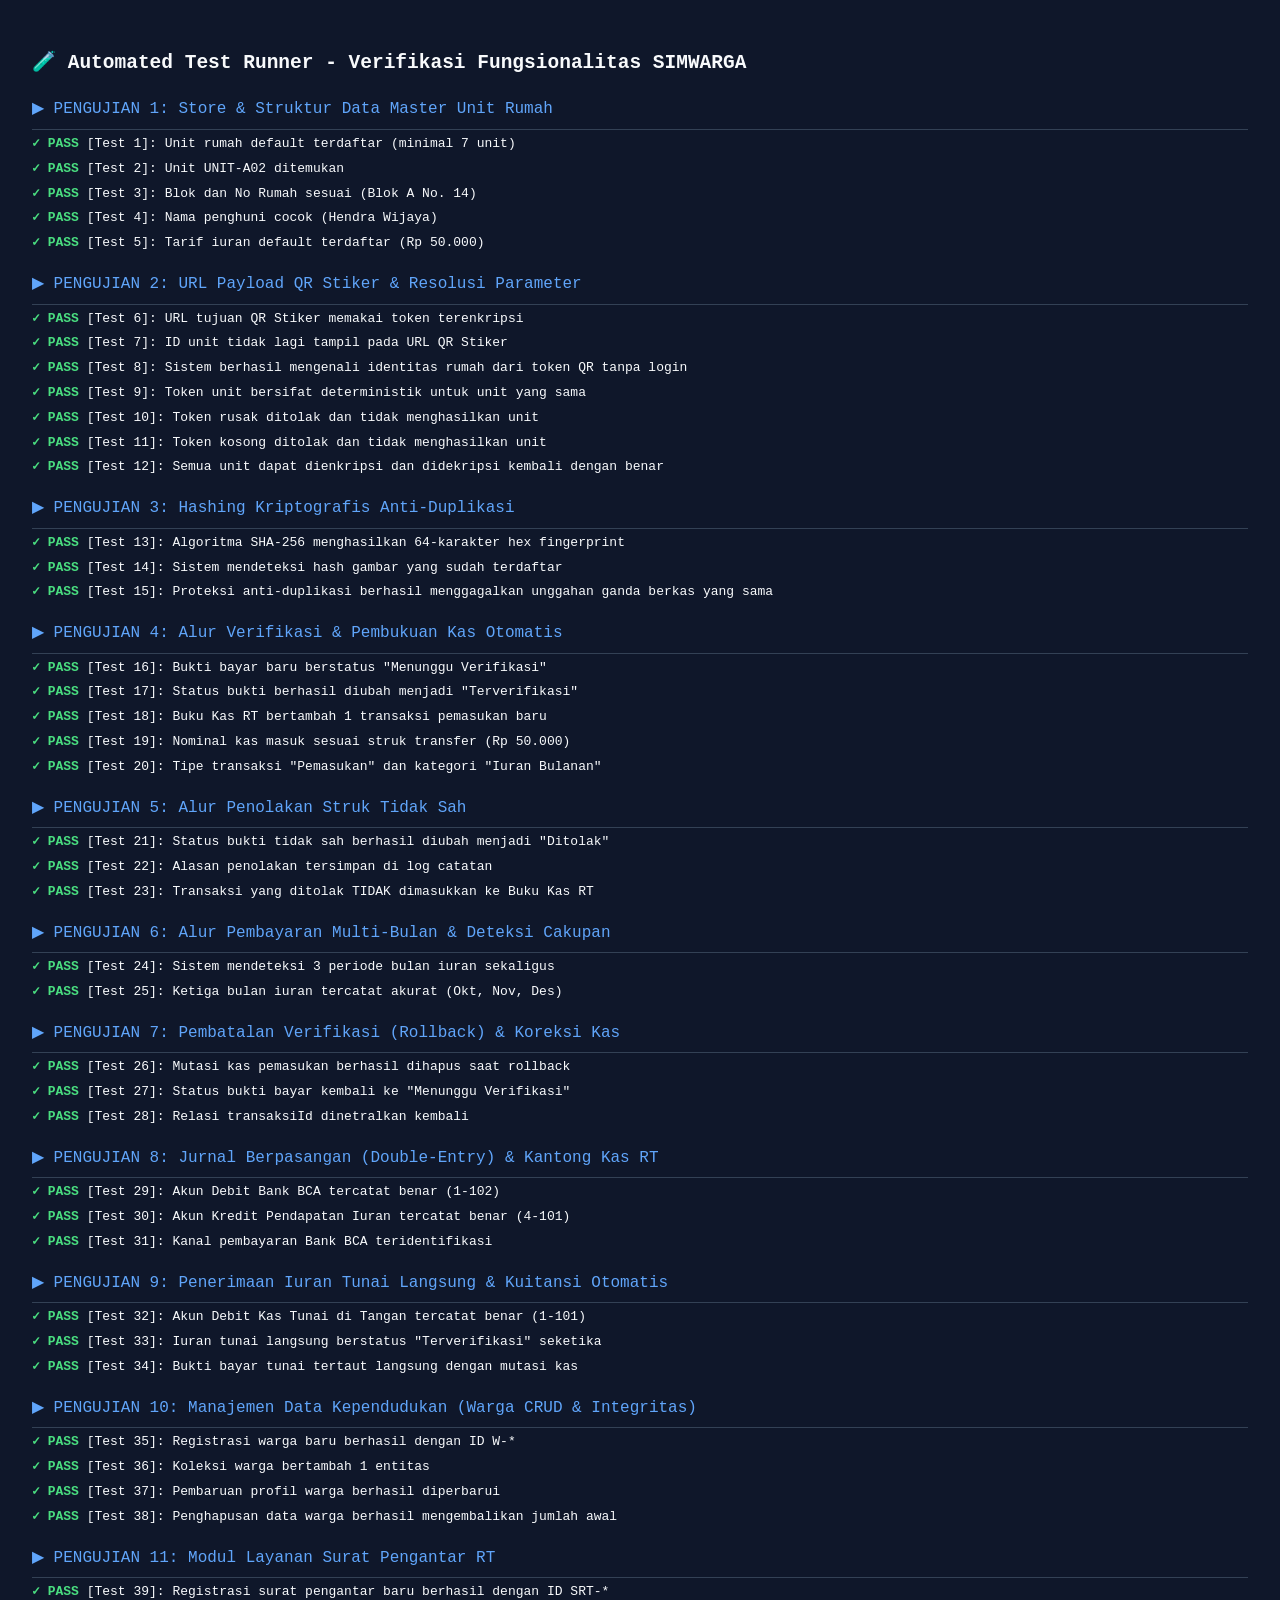
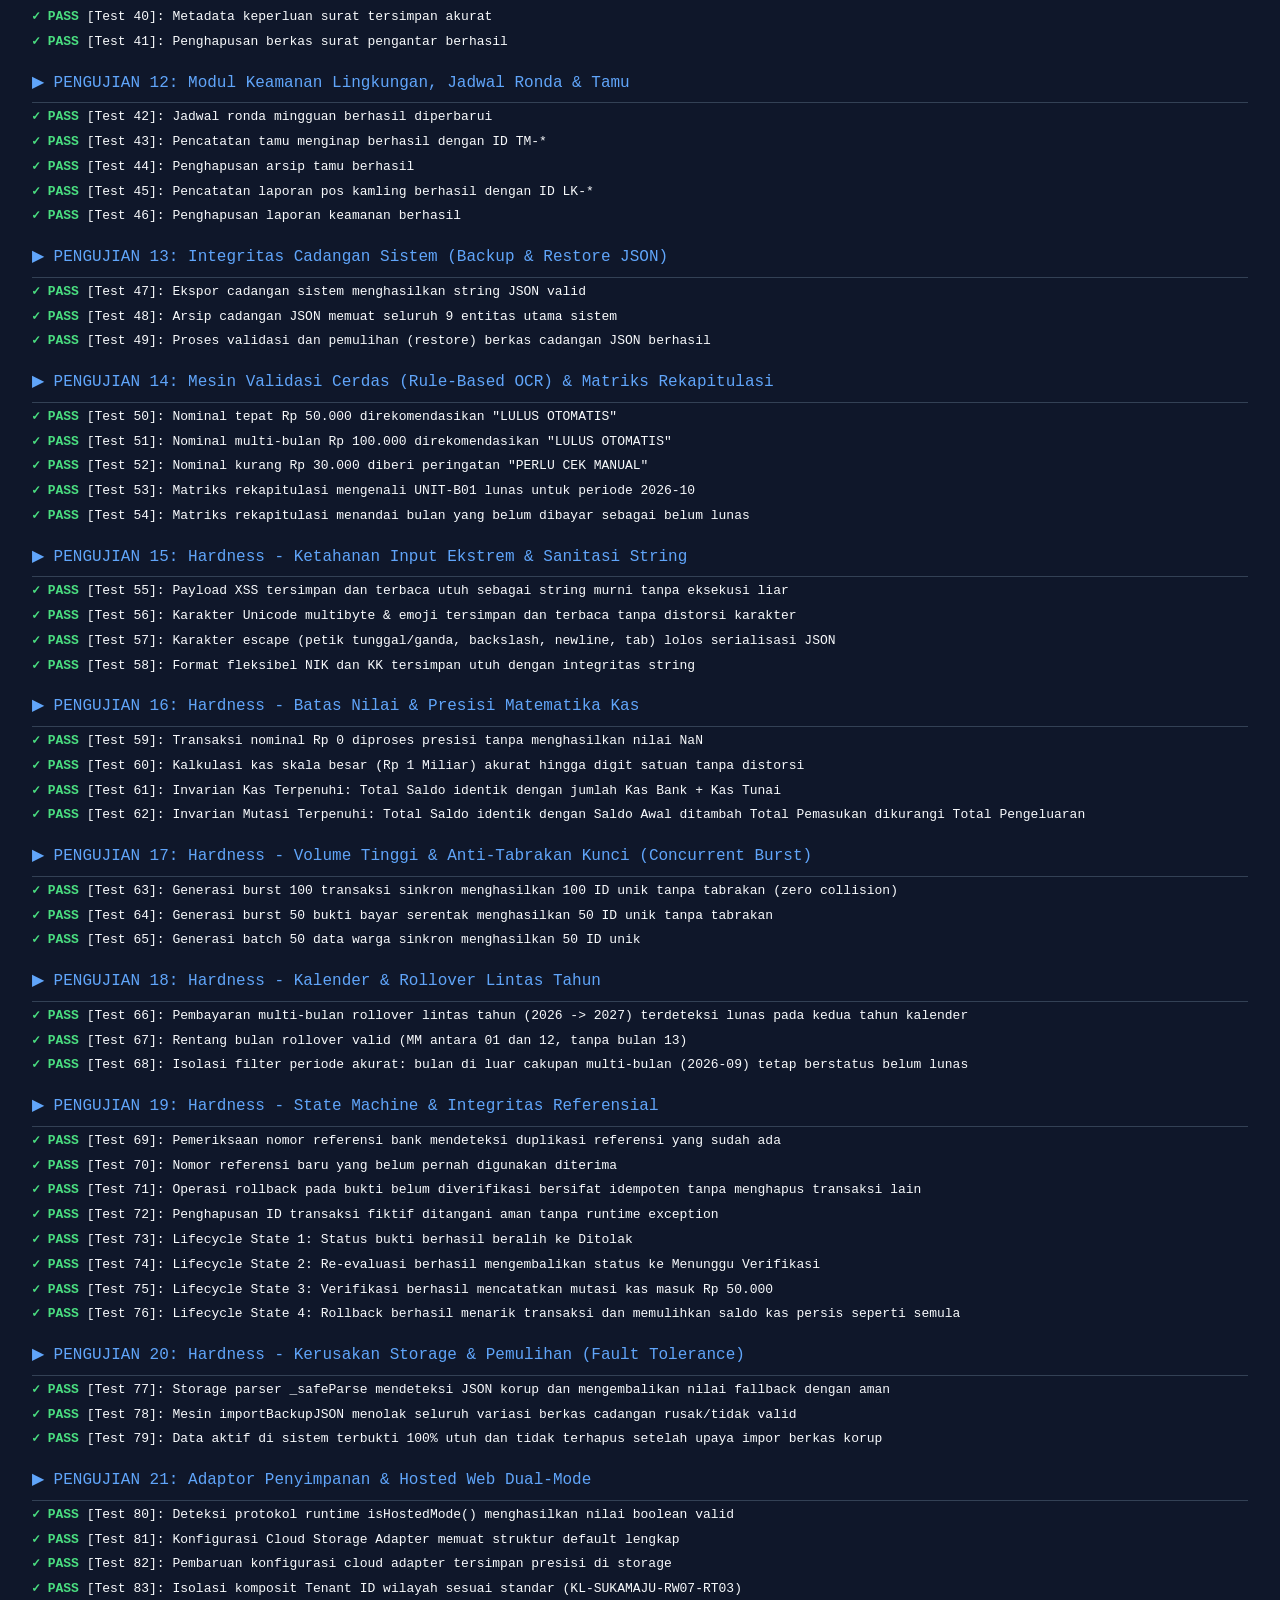
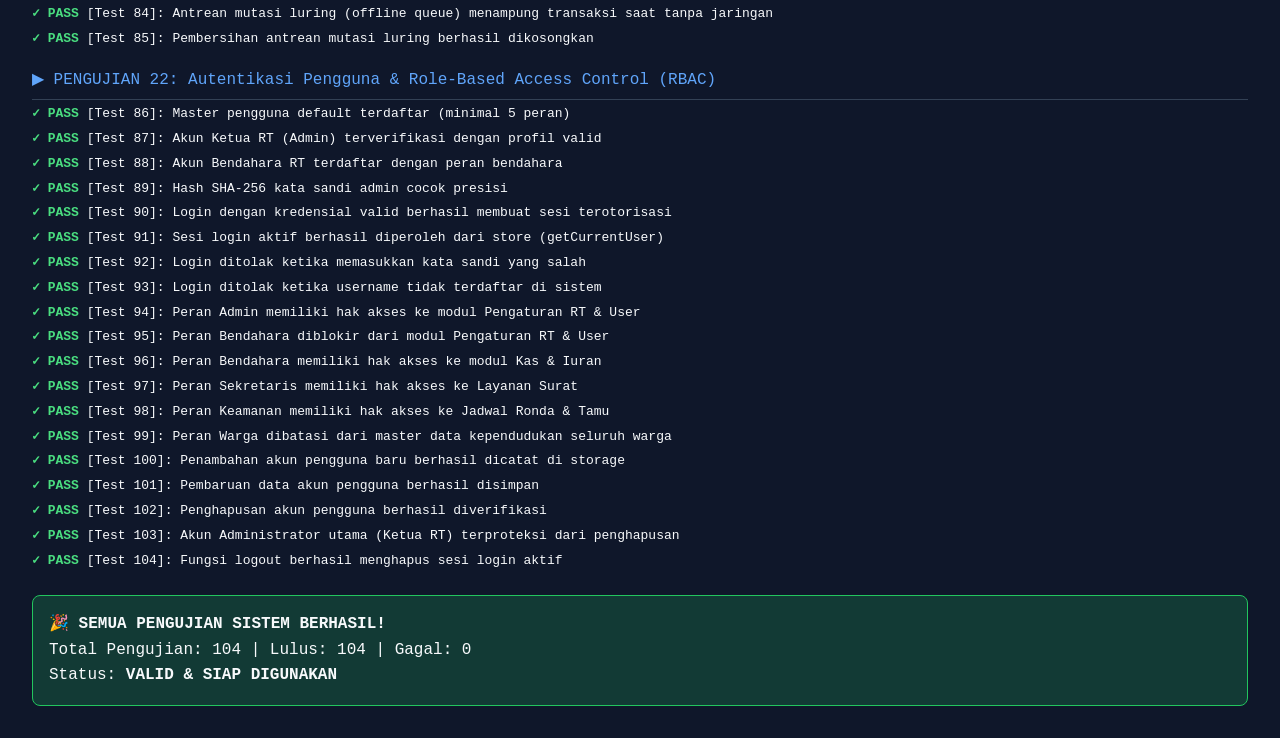
<file: test_runner.html>
<!DOCTYPE html>
<html lang="id">
<head>
  <meta charset="UTF-8">
  <title>Automated Test Suite - Tahap 1 SIMWARGA</title>
  <style>
    body { font-family: monospace; background: #0f172a; color: #f8fafc; padding: 24px; line-height: 1.6; }
    .pass { color: #4ade80; font-weight: bold; }
    .fail { color: #f87171; font-weight: bold; }
    .section { margin-top: 18px; border-bottom: 1px solid #334155; padding-bottom: 6px; font-size: 16px; color: #60a5fa; }
    .log-item { margin: 4px 0; }
    #summary { margin-top: 24px; padding: 16px; border-radius: 8px; font-size: 16px; }
    .summary-pass { background: rgba(34, 197, 94, 0.2); border: 1px solid #22c55e; }
    .summary-fail { background: rgba(239, 68, 68, 0.2); border: 1px solid #ef4444; }
  </style>
</head>
<body>
  <h2>🧪 Automated Test Runner - Verifikasi Fungsionalitas SIMWARGA</h2>
  <div id="results"></div>
  <div id="summary"></div>

  <script src="js/store.js"></script>
  <script>
    const resultsDiv = document.getElementById('results');
    window.onerror = function(msg, url, line, col, error) {
      const errEl = document.createElement('div');
      errEl.className = 'fail';
      errEl.innerHTML = `FATAL ERROR: ${msg} at line ${line}:${col}`;
      resultsDiv.appendChild(errEl);
    };
    let totalTests = 0;
    let passedTests = 0;
    let failedTests = 0;

    function logSection(title) {
      const el = document.createElement('div');
      el.className = 'section';
      el.textContent = '▶ ' + title;
      resultsDiv.appendChild(el);
    }

    function assert(condition, testName, details = '') {
      totalTests++;
      const el = document.createElement('div');
      el.className = 'log-item';
      if (condition) {
        passedTests++;
        el.innerHTML = `<span class="pass">✓ PASS</span> [Test ${totalTests}]: ${testName}`;
      } else {
        failedTests++;
        el.innerHTML = `<span class="fail">✕ FAIL</span> [Test ${totalTests}]: ${testName} ${details ? '(' + details + ')' : ''}`;
      }
      resultsDiv.appendChild(el);
    }

    async function runAllTests() {
      // 1. UJI STORE & STRUKTUR DATA
      logSection('PENGUJIAN 1: Store & Struktur Data Master Unit Rumah');
      
      const units = SimStore.getUnitRumah();
      assert(Array.isArray(units) && units.length >= 7, 'Unit rumah default terdaftar (minimal 7 unit)', `Ditemukan: ${units.length}`);
      
      const sampleUnit = units.find(u => u.id === 'UNIT-A02');
      assert(!!sampleUnit, 'Unit UNIT-A02 ditemukan');
      assert(sampleUnit.blok === 'Blok A' && sampleUnit.nomorRumah === '14', 'Blok dan No Rumah sesuai (Blok A No. 14)');
      assert(sampleUnit.namaPenghuni === 'Hendra Wijaya', 'Nama penghuni cocok (Hendra Wijaya)');
      assert(sampleUnit.iuranWajib === 50000, 'Tarif iuran default terdaftar (Rp 50.000)');

      // 2. UJI QR CODE PAYLOAD & PARAMETER RESOLUTION
      logSection('PENGUJIAN 2: URL Payload QR Stiker & Resolusi Parameter');
      const testUnitId = 'UNIT-A02';
      const targetUrl = SimStore.buildBayarUrl(testUnitId);
      assert(targetUrl.startsWith('bayar.html?t='), 'URL tujuan QR Stiker memakai token terenkripsi', `URL: ${targetUrl}`);
      assert(!targetUrl.includes('UNIT-A02'), 'ID unit tidak lagi tampil pada URL QR Stiker');

      // Simulasi parser parameter di sisi bayar.html
      const parsedParams = new URLSearchParams(targetUrl.split('?')[1]);
      const resolvedId = SimStore.decryptUnitToken(parsedParams.get('t'));
      const resolvedUnit = units.find(u => u.id === resolvedId);
      assert(resolvedUnit && resolvedUnit.namaPenghuni === 'Hendra Wijaya', 'Sistem berhasil mengenali identitas rumah dari token QR tanpa login');

      // Token harus deterministik dan menolak masukan rusak
      assert(SimStore.encryptUnitToken(testUnitId) === SimStore.encryptUnitToken(testUnitId), 'Token unit bersifat deterministik untuk unit yang sama');
      assert(SimStore.decryptUnitToken('ZZZZZZZZZZZZ') === null, 'Token rusak ditolak dan tidak menghasilkan unit');
      assert(SimStore.decryptUnitToken('') === null, 'Token kosong ditolak dan tidak menghasilkan unit');
      assert(units.every(u => SimStore.decryptUnitToken(SimStore.encryptUnitToken(u.id)) === u.id), 'Semua unit dapat dienkripsi dan didekripsi kembali dengan benar');

      // 3. UJI HASHING ANTI-DUPLIKASI (SHA-256)
      logSection('PENGUJIAN 3: Hashing Kriptografis Anti-Duplikasi');
      const testString = "DATA_STRUK_BUKTI_TRANSFER_BCA_2026";
      const encoder = new TextEncoder();
      const dataBuffer = encoder.encode(testString);
      const hashBuffer = await crypto.subtle.digest('SHA-256', dataBuffer);
      const hashArray = Array.from(new Uint8Array(hashBuffer));
      const testHash = hashArray.map(b => b.toString(16).padStart(2, '0')).join('');

      assert(testHash.length === 64, 'Algoritma SHA-256 menghasilkan 64-karakter hex fingerprint', `Hash: ${testHash.slice(0, 16)}...`);

      // Cek proteksi duplikasi
      SimStore.addBuktiBayar({
        id: 'BB-TEST-HASH',
        unitId: 'UNIT-A02',
        nama: 'Hendra Wijaya',
        blok: 'Blok A',
        nomorRumah: '14',
        periodeBulan: '2026-10',
        nominal: 50000,
        imageHash: testHash,
        statusVerifikasi: 'Menunggu Verifikasi'
      });

      const duplicateCheck = SimStore.getBuktiBayar().find(b => b.imageHash === testHash);
      assert(!!duplicateCheck, 'Sistem mendeteksi hash gambar yang sudah terdaftar');
      
      // Simulasi penolakan upload ulang gambar yang sama
      const isDuplicate = !!SimStore.getBuktiBayar().find(b => b.imageHash === testHash);
      assert(isDuplicate === true, 'Proteksi anti-duplikasi berhasil menggagalkan unggahan ganda berkas yang sama');

      // 4. UJI INTEGRASI VERIFIKASI & PEMBUKUAN OTOMATIS KE KAS RT
      logSection('PENGUJIAN 4: Alur Verifikasi & Pembukuan Kas Otomatis');
      
      // Catat saldo dan jumlah transaksi sebelum verifikasi
      const saldoAwal = SimStore.getSettings().saldoAwal || 0;
      const initialTrxList = SimStore.getTransaksi();
      const initialTrxCount = initialTrxList.length;

      // Simulasikan warga upload bukti baru
      const newBukti = SimStore.addBuktiBayar({
        id: 'BB-E2E-TEST',
        unitId: 'UNIT-B01',
        nama: 'Budi Santoso',
        blok: 'Blok B',
        nomorRumah: '18',
        periodeBulan: '2026-10',
        nominal: 50000,
        tanggalBayar: '2026-10-24',
        nomorReferensi: 'BCA-REF-998811',
        imageHash: 'hash_e2e_unique_9988',
        imageUrl: '[data-uri]',
        statusVerifikasi: 'Menunggu Verifikasi'
      });

      assert(newBukti.statusVerifikasi === 'Menunggu Verifikasi', 'Bukti bayar baru berstatus "Menunggu Verifikasi"');

      // Simulasi Eksekusi Verifikasi oleh Bendahara
      SimStore.updateBuktiBayar(newBukti.id, { statusVerifikasi: 'Terverifikasi' });
      const updatedBukti = SimStore.getBuktiBayar().find(b => b.id === newBukti.id);
      assert(updatedBukti.statusVerifikasi === 'Terverifikasi', 'Status bukti berhasil diubah menjadi "Terverifikasi"');

      // Simulasi Pencatatan Otomatis ke Kas
      const newKasTrx = SimStore.addTransaksi({
        tanggal: newBukti.tanggalBayar,
        tipe: 'Pemasukan',
        kategori: 'Iuran Bulanan',
        nominal: Number(newBukti.nominal),
        keterangan: `Iuran ${newBukti.periodeBulan} - ${newBukti.blok} No. ${newBukti.nomorRumah} (${newBukti.nama})`,
        pembayar: `${newBukti.nama} (${newBukti.blok} No. ${newBukti.nomorRumah})`
      });

      const updatedTrxList = SimStore.getTransaksi();
      assert(updatedTrxList.length === initialTrxCount + 1, 'Buku Kas RT bertambah 1 transaksi pemasukan baru');
      assert(newKasTrx.nominal === 50000, 'Nominal kas masuk sesuai struk transfer (Rp 50.000)');
      assert(newKasTrx.tipe === 'Pemasukan' && newKasTrx.kategori === 'Iuran Bulanan', 'Tipe transaksi "Pemasukan" dan kategori "Iuran Bulanan"');

      // 5. UJI ALUR PENOLAKAN STRUK (REJECTION)
      logSection('PENGUJIAN 5: Alur Penolakan Struk Tidak Sah');
      const badBukti = SimStore.addBuktiBayar({
        id: 'BB-BAD-RECEIPT',
        unitId: 'UNIT-C01',
        nama: 'Deni Kurniawan',
        blok: 'Blok C',
        nomorRumah: '05',
        periodeBulan: '2026-10',
        nominal: 10000, // Kurang dari tarif
        statusVerifikasi: 'Menunggu Verifikasi'
      });

      // Tolak bukti
      SimStore.updateBuktiBayar(badBukti.id, {
        statusVerifikasi: 'Ditolak',
        catatan: 'DITOLAK: Nominal tidak sesuai tarif (hanya Rp 10.000)'
      });

      const rejected = SimStore.getBuktiBayar().find(b => b.id === badBukti.id);
      assert(rejected.statusVerifikasi === 'Ditolak', 'Status bukti tidak sah berhasil diubah menjadi "Ditolak"');
      assert(rejected.catatan.includes('DITOLAK'), 'Alasan penolakan tersimpan di log catatan');
      
      // Pastikan transaksi ditolak TIDAK masuk ke Kas
      const currentTrxCount = SimStore.getTransaksi().length;
      assert(currentTrxCount === initialTrxCount + 1, 'Transaksi yang ditolak TIDAK dimasukkan ke Buku Kas RT');

      // 6. UJI ALUR PEMBAYARAN MULTI-BULAN
      logSection('PENGUJIAN 6: Alur Pembayaran Multi-Bulan & Deteksi Cakupan');
      const multiBukti = SimStore.addBuktiBayar({
        id: 'BB-MULTI-MTH',
        unitId: 'UNIT-B01',
        nama: 'Siti Aminah',
        blok: 'Blok B',
        nomorRumah: '01',
        periodeBulan: '2026-10, 2026-11, 2026-12',
        nominal: 150000,
        statusVerifikasi: 'Terverifikasi'
      });
      const multiPeriods = multiBukti.periodeBulan.split(',').map(s => s.trim());
      assert(multiPeriods.length === 3, 'Sistem mendeteksi 3 periode bulan iuran sekaligus');
      assert(multiPeriods.includes('2026-10') && multiPeriods.includes('2026-11') && multiPeriods.includes('2026-12'), 'Ketiga bulan iuran tercatat akurat (Okt, Nov, Des)');

      // 7. UJI PEMBATALAN (ROLLBACK) VERIFIKASI
      logSection('PENGUJIAN 7: Pembatalan Verifikasi (Rollback) & Koreksi Kas');
      const testTrx = SimStore.addTransaksi({
        tanggal: '2026-10-31',
        tipe: 'Pemasukan',
        kategori: 'Iuran Bulanan',
        nominal: 150000,
        keterangan: 'Iuran Multi-Bulan Siti Aminah',
        pembayar: 'Siti Aminah'
      });
      SimStore.updateBuktiBayar(multiBukti.id, { transaksiId: testTrx.id });
      const trxBeforeRollback = SimStore.getTransaksi().length;
      
      // Lakukan rollback
      SimStore.deleteTransaksi(testTrx.id);
      SimStore.updateBuktiBayar(multiBukti.id, { statusVerifikasi: 'Menunggu Verifikasi', transaksiId: null });
      const trxAfterRollback = SimStore.getTransaksi().length;
      const rolledBackBukti = SimStore.getBuktiBayar().find(b => b.id === multiBukti.id);

      assert(trxAfterRollback === trxBeforeRollback - 1, 'Mutasi kas pemasukan berhasil dihapus saat rollback');
      assert(rolledBackBukti.statusVerifikasi === 'Menunggu Verifikasi', 'Status bukti bayar kembali ke "Menunggu Verifikasi"');
      assert(rolledBackBukti.transaksiId === null, 'Relasi transaksiId dinetralkan kembali');

      // 8. UJI JURNAL AKUNTANSI BERPASANGAN & KANTONG KAS
      logSection('PENGUJIAN 8: Jurnal Berpasangan (Double-Entry) & Kantong Kas RT');
      const bankTrx = SimStore.addTransaksi({
        tanggal: '2026-10-31',
        tipe: 'Pemasukan',
        kategori: 'Iuran Bulanan',
        metodeBayar: 'Kas di Bank (BCA)',
        kodeAkunDebit: '1-102',
        kodeAkunKredit: '4-101',
        nominal: 50000,
        keterangan: 'Iuran Bank BCA Blok A No. 14',
        pembayar: 'Hendra Wijaya'
      });
      assert(bankTrx.kodeAkunDebit === '1-102', 'Akun Debit Bank BCA tercatat benar (1-102)');
      assert(bankTrx.kodeAkunKredit === '4-101', 'Akun Kredit Pendapatan Iuran tercatat benar (4-101)');
      assert(bankTrx.metodeBayar === 'Kas di Bank (BCA)', 'Kanal pembayaran Bank BCA teridentifikasi');

      // 9. UJI PENERIMAAN IURAN TUNAI LANGSUNG (DIRECT CASH ENTRY)
      logSection('PENGUJIAN 9: Penerimaan Iuran Tunai Langsung & Kuitansi Otomatis');
      const cashTrx = SimStore.addTransaksi({
        tanggal: '2026-10-31',
        tipe: 'Pemasukan',
        kategori: 'Iuran Bulanan',
        metodeBayar: 'Kas Tunai',
        kodeAkunDebit: '1-101',
        kodeAkunKredit: '4-101',
        nominal: 50000,
        keterangan: 'Iuran Tunai Lansia Blok C No. 05',
        pembayar: 'Deni Kurniawan'
      });
      const cashBukti = SimStore.addBuktiBayar({
        unitId: 'UNIT-C01',
        nama: 'Deni Kurniawan',
        blok: 'Blok C',
        nomorRumah: '05',
        periodeBulan: '2026-10',
        nominal: 50000,
        statusVerifikasi: 'Terverifikasi',
        metodeBayar: 'Kas Tunai',
        transaksiId: cashTrx.id,
        catatan: 'Diterima tunai langsung oleh Bendahara'
      });
      assert(cashTrx.kodeAkunDebit === '1-101', 'Akun Debit Kas Tunai di Tangan tercatat benar (1-101)');
      assert(cashBukti.statusVerifikasi === 'Terverifikasi', 'Iuran tunai langsung berstatus "Terverifikasi" seketika');
      assert(cashBukti.transaksiId === cashTrx.id, 'Bukti bayar tunai tertaut langsung dengan mutasi kas');

      // 10. UJI MANAJEMEN DATA KEPENDUDUKAN (WARGA CRUD)
      logSection('PENGUJIAN 10: Manajemen Data Kependudukan (Warga CRUD & Integritas)');
      const initialWargaCount = SimStore.getWarga().length;
      const newWarga = SimStore.addWarga({
        nik: '3277011203990099',
        noKk: '3277011203000099',
        nama: 'Asep Saepuloh',
        jenisKelamin: 'Laki-laki',
        tempatLahir: 'Bandung',
        tanggalLahir: '1990-01-01',
        agama: 'Islam',
        pendidikan: 'S1',
        pekerjaan: 'Pegawai Swasta',
        statusPerkawinan: 'Kawin',
        statusKeluarga: 'Kepala Keluarga',
        statusTinggal: 'Tetap',
        alamat: 'Jl. Merak Blok A No. 15',
        noHp: '081299887766',
        golDarah: 'B',
        disabilitas: 'Tidak'
      });
      assert(newWarga.id && newWarga.id.startsWith('W-'), 'Registrasi warga baru berhasil dengan ID W-*');
      assert(SimStore.getWarga().length === initialWargaCount + 1, 'Koleksi warga bertambah 1 entitas');

      // Update data warga
      SimStore.updateWarga(newWarga.id, { noHp: '081299990000', pekerjaan: 'Wiraswasta Mandiri' });
      const updatedWarga = SimStore.getWarga().find(w => w.id === newWarga.id);
      assert(updatedWarga.noHp === '081299990000' && updatedWarga.pekerjaan === 'Wiraswasta Mandiri', 'Pembaruan profil warga berhasil diperbarui');

      // Hapus data warga
      SimStore.deleteWarga(newWarga.id);
      assert(SimStore.getWarga().length === initialWargaCount, 'Penghapusan data warga berhasil mengembalikan jumlah awal');

      // 11. UJI MODUL LAYANAN SURAT PENGANTAR RT
      logSection('PENGUJIAN 11: Modul Layanan Surat Pengantar RT');
      const initialSuratCount = SimStore.getSurat().length;
      const newSurat = SimStore.addSurat({
        nomorSurat: '470/TEST/RT.03-RW.07/XI/2026',
        tanggal: '2026-11-14',
        wargaId: 'W-001',
        nama: 'H. Bambang Sudrajat',
        nik: '3277011203750001',
        keperluan: 'Pengurusan KTP Elektronik Baru',
        status: 'Menunggu',
        keterangan: 'Permohonan via portal warga'
      });
      assert(newSurat.id && newSurat.id.startsWith('SRT-'), 'Registrasi surat pengantar baru berhasil dengan ID SRT-*');
      assert(newSurat.keperluan === 'Pengurusan KTP Elektronik Baru', 'Metadata keperluan surat tersimpan akurat');

      // Hapus surat
      SimStore.deleteSurat(newSurat.id);
      assert(SimStore.getSurat().length === initialSuratCount, 'Penghapusan berkas surat pengantar berhasil');

      // 12. UJI MODUL KEAMANAN, JADWAL RONDA & TAMU
      logSection('PENGUJIAN 12: Modul Keamanan Lingkungan, Jadwal Ronda & Tamu');
      // Update jadwal ronda
      const rondaList = SimStore.getRonda();
      const firstRonda = rondaList[0];
      const originalKoordinator = firstRonda.koordinator;
      SimStore.updateRonda(firstRonda.id, { koordinator: 'Koordinator Baru Uji' });
      const updatedRonda = SimStore.getRonda().find(r => r.id === firstRonda.id);
      assert(updatedRonda.koordinator === 'Koordinator Baru Uji', 'Jadwal ronda mingguan berhasil diperbarui');
      SimStore.updateRonda(firstRonda.id, { koordinator: originalKoordinator }); // Kembalikan data awal

      // Tambah tamu / warga sementara
      const initialTamuCount = SimStore.getTamu().length;
      const newTamu = SimStore.addTamu({
        nama: 'Rian Hidayat',
        nik: '3201112233440005',
        jenis: 'Tamu Menginap (> 24 Jam)',
        noHp: '081233445566',
        asal: 'Bogor, Jawa Barat',
        alamatTujuan: 'Rumah Bpk. Hendra Wijaya (Jl. Merak No. 14)',
        tanggalMasuk: '2026-11-14',
        durasi: '2 Hari',
        pekerjaan: 'Mahasiswa',
        status: 'Aktif'
      });
      assert(newTamu.id && newTamu.id.startsWith('TM-'), 'Pencatatan tamu menginap berhasil dengan ID TM-*');
      SimStore.deleteTamu(newTamu.id);
      assert(SimStore.getTamu().length === initialTamuCount, 'Penghapusan arsip tamu berhasil');

      // Tambah & hapus laporan keamanan
      const initialLkCount = SimStore.getLaporanKeamanan().length;
      const newLk = SimStore.addLaporanKeamanan({
        tanggal: '2026-11-14',
        jam: '01:15',
        pelapor: 'Regu Elang',
        jenisKejadian: 'Patroli Rutin',
        status: 'Aman Terkendali',
        lokasi: 'Pos Kamling & Portal Utama',
        catatan: 'Kondisi lingkungan aman kondusif.'
      });
      assert(newLk.id && newLk.id.startsWith('LK-'), 'Pencatatan laporan pos kamling berhasil dengan ID LK-*');
      SimStore.deleteLaporanKeamanan(newLk.id);
      assert(SimStore.getLaporanKeamanan().length === initialLkCount, 'Penghapusan laporan keamanan berhasil');

      // 13. UJI INTEGRITAS CADANGAN SISTEM (BACKUP & RESTORE JSON)
      logSection('PENGUJIAN 13: Integritas Cadangan Sistem (Backup & Restore JSON)');
      const backupJsonString = SimStore.exportBackupJSON();
      assert(typeof backupJsonString === 'string' && backupJsonString.length > 100, 'Ekspor cadangan sistem menghasilkan string JSON valid');
      
      const parsedBackup = JSON.parse(backupJsonString);
      const requiredEntities = ['settings', 'warga', 'transaksi', 'surat', 'tamu', 'ronda', 'laporanKeamanan', 'unitRumah', 'buktiBayar'];
      const hasAllEntities = requiredEntities.every(key => key in parsedBackup);
      assert(hasAllEntities, 'Arsip cadangan JSON memuat seluruh 9 entitas utama sistem');

      const importResult = SimStore.importBackupJSON(backupJsonString);
      assert(importResult === true, 'Proses validasi dan pemulihan (restore) berkas cadangan JSON berhasil');

      // 14. UJI MESIN VALIDASI CERDAS (OCR ENGINE RULES) & MATRIKS REKAP
      logSection('PENGUJIAN 14: Mesin Validasi Cerdas (Rule-Based OCR) & Matriks Rekapitulasi');
      const settings = SimStore.getSettings();
      const standardTarif = Number(settings.tarifIuranBulanan) || 50000;

      // Rule evaluasi nominal: Normal vs Kurang
      const evalSesuai = (nominal) => nominal >= standardTarif ? 'LULUS OTOMATIS' : 'PERLU CEK MANUAL';
      assert(evalSesuai(50000) === 'LULUS OTOMATIS', 'Nominal tepat Rp 50.000 direkomendasikan "LULUS OTOMATIS"');
      assert(evalSesuai(100000) === 'LULUS OTOMATIS', 'Nominal multi-bulan Rp 100.000 direkomendasikan "LULUS OTOMATIS"');
      assert(evalSesuai(30000) === 'PERLU CEK MANUAL', 'Nominal kurang Rp 30.000 diberi peringatan "PERLU CEK MANUAL"');

      // Verifikasi status lunas pada matriks 12 bulan
      const verifiedList = SimStore.getBuktiBayar().filter(b => b.statusVerifikasi === 'Terverifikasi');
      const isBulanLunas = (unitId, targetBulan) => {
        return verifiedList.some(b => b.unitId === unitId && (b.periodeBulan || '').includes(targetBulan));
      };
      assert(isBulanLunas('UNIT-B01', '2026-10') === true, 'Matriks rekapitulasi mengenali UNIT-B01 lunas untuk periode 2026-10');
      assert(isBulanLunas('UNIT-A01', '2026-01') === false, 'Matriks rekapitulasi menandai bulan yang belum dibayar sebagai belum lunas');

      // 15. UJI HARDNESS: KETAHANAN INPUT EKSTREM & SANITASI STRING
      logSection('PENGUJIAN 15: Hardness - Ketahanan Input Ekstrem & Sanitasi String');
      const xssPayload = "<script>alert('xss')<" + "/script>";
      const xssWarga = SimStore.addWarga({ nama: xssPayload, nik: '3277999900001111', noKk: '3277999900002222', jenisKelamin: 'Laki-laki', statusTinggal: 'Tetap' });
      const retrievedXss = SimStore.getWarga().find(w => w.id === xssWarga.id);
      assert(retrievedXss && retrievedXss.nama === xssPayload, 'Payload XSS tersimpan dan terbaca utuh sebagai string murni tanpa eksekusi liar');
      SimStore.deleteWarga(xssWarga.id);

      const unicodeText = "Bpk. Jöhñ Döe 🌟 Komplek RT/RW 005/002 🇮🇩 (العربية / 中文 / 日本語)";
      const uTrx = SimStore.addTransaksi({
        tanggal: '2026-11-20',
        tipe: 'Pemasukan',
        kategori: 'Donasi',
        metodeBayar: 'Kas di Bank (BCA)',
        kodeAkunDebit: '1-102',
        kodeAkunKredit: '4-101',
        nominal: 150000,
        keterangan: unicodeText,
        pembayar: unicodeText
      });
      const readUTrx = SimStore.getTransaksi().find(t => t.id === uTrx.id);
      assert(readUTrx && readUTrx.keterangan === unicodeText && readUTrx.pembayar === unicodeText, 'Karakter Unicode multibyte & emoji tersimpan dan terbaca tanpa distorsi karakter');
      SimStore.deleteTransaksi(uTrx.id);

      const escapeText = "Catatan: Dia berkata, \"Iuran 'A-12' sudah beres!\" \\ folder C:\\rt\\warga \n Baris 2 \t Kolom Tab";
      const escTrx = SimStore.addTransaksi({
        tanggal: '2026-11-20',
        tipe: 'Pemasukan',
        kategori: 'Iuran Bulanan',
        metodeBayar: 'Kas Tunai (Bendahara)',
        kodeAkunDebit: '1-101',
        kodeAkunKredit: '4-101',
        nominal: 50000,
        keterangan: escapeText,
        pembayar: 'Budi'
      });
      const readEsc = SimStore.getTransaksi().find(t => t.id === escTrx.id);
      assert(readEsc && readEsc.keterangan === escapeText, 'Karakter escape (petik tunggal/ganda, backslash, newline, tab) lolos serialisasi JSON');
      SimStore.deleteTransaksi(escTrx.id);

      const rawNik = " 3277-0105-0698-9999 ";
      const flexWarga = SimStore.addWarga({ nama: 'Warga Fleksibel', nik: rawNik, noKk: '3277 0142 0100 8888', jenisKelamin: 'Laki-laki', statusTinggal: 'Tetap' });
      const readFlex = SimStore.getWarga().find(w => w.id === flexWarga.id);
      assert(readFlex && readFlex.nik === rawNik, 'Format fleksibel NIK dan KK tersimpan utuh dengan integritas string');
      SimStore.deleteWarga(flexWarga.id);

      // 16. UJI HARDNESS: BATAS NILAI & PRESISI MATEMATIKA KAS
      logSection('PENGUJIAN 16: Hardness - Batas Nilai & Presisi Matematika Kas');
      const zeroTrx = SimStore.addTransaksi({
        tanggal: '2026-11-20',
        tipe: 'Pemasukan',
        kategori: 'Lain-lain',
        metodeBayar: 'Kas Tunai (Bendahara)',
        kodeAkunDebit: '1-101',
        kodeAkunKredit: '4-101',
        nominal: 0,
        keterangan: 'Transaksi nominal batas nol',
        pembayar: 'Sistem'
      });
      const summaryZero = SimStore.getRingkasanKas();
      assert(!isNaN(summaryZero.totalSaldo) && summaryZero.totalSaldo >= 0, 'Transaksi nominal Rp 0 diproses presisi tanpa menghasilkan nilai NaN');
      SimStore.deleteTransaksi(zeroTrx.id);

      const initKas = SimStore.getRingkasanKas();
      const bigTrx = SimStore.addTransaksi({
        tanggal: '2026-11-20',
        tipe: 'Pemasukan',
        kategori: 'Bantuan Pemerintah',
        metodeBayar: 'Kas di Bank (BCA)',
        kodeAkunDebit: '1-102',
        kodeAkunKredit: '4-101',
        nominal: 1000000000,
        keterangan: 'Dana Hibah Pemda 1 Miliar',
        pembayar: 'Pemerintah Kota'
      });
      const afterBigKas = SimStore.getRingkasanKas();
      assert(afterBigKas.totalPemasukan === initKas.totalPemasukan + 1000000000 && afterBigKas.saldoKasBank === initKas.saldoKasBank + 1000000000, 'Kalkulasi kas skala besar (Rp 1 Miliar) akurat hingga digit satuan tanpa distorsi');
      SimStore.deleteTransaksi(bigTrx.id);

      const checkKas = SimStore.getRingkasanKas();
      const initialKasTotal = (Number(SimStore.getSettings().saldoAwalBank) || 2000000) + (Number(SimStore.getSettings().saldoAwalTunai) || 500000);
      assert(checkKas.totalSaldo === (checkKas.saldoKasBank + checkKas.saldoKasTunai), 'Invarian Kas Terpenuhi: Total Saldo identik dengan jumlah Kas Bank + Kas Tunai');
      assert(checkKas.totalSaldo === (initialKasTotal + checkKas.totalPemasukan - checkKas.totalPengeluaran), 'Invarian Mutasi Terpenuhi: Total Saldo identik dengan Saldo Awal ditambah Total Pemasukan dikurangi Total Pengeluaran');

      // 17. UJI HARDNESS: VOLUME TINGGI & ANTI-TABRAKAN KUNCI (CONCURRENT BURST)
      logSection('PENGUJIAN 17: Hardness - Volume Tinggi & Anti-Tabrakan Kunci (Concurrent Burst)');
      const burstTrxIds = [];
      for (let i = 0; i < 100; i++) {
        const t = SimStore.addTransaksi({
          tanggal: '2026-11-20',
          tipe: 'Pemasukan',
          kategori: 'Iuran Bulanan',
          metodeBayar: 'Kas Tunai (Bendahara)',
          kodeAkunDebit: '1-101',
          kodeAkunKredit: '4-101',
          nominal: 1000,
          keterangan: `Burst Trx ${i}`,
          pembayar: `Warga ${i}`
        });
        burstTrxIds.push(t.id);
      }
      const uniqueTrxSet = new Set(burstTrxIds);
      assert(uniqueTrxSet.size === 100, 'Generasi burst 100 transaksi sinkron menghasilkan 100 ID unik tanpa tabrakan (zero collision)');
      let allTrx = SimStore.getTransaksi().filter(t => !uniqueTrxSet.has(t.id));
      SimStore.saveTransaksi(allTrx);

      const burstBuktiIds = [];
      for (let i = 0; i < 50; i++) {
        const b = SimStore.addBuktiBayar({
          unitId: 'UNIT-A01',
          nama: `Warga Test ${i}`,
          blok: 'Blok A',
          nomorRumah: '12',
          periodeBulan: '2026-11',
          nominal: 50000,
          tanggalBayar: '2026-11-20',
          nomorReferensi: `REF-BURST-${i}-${Date.now()}`,
          statusVerifikasi: 'Menunggu Verifikasi',
          imageHash: `hash-burst-${i}`
        });
        burstBuktiIds.push(b.id);
      }
      const uniqueBuktiSet = new Set(burstBuktiIds);
      assert(uniqueBuktiSet.size === 50, 'Generasi burst 50 bukti bayar serentak menghasilkan 50 ID unik tanpa tabrakan');
      let allBukti = SimStore.getBuktiBayar().filter(b => !uniqueBuktiSet.has(b.id));
      SimStore.saveBuktiBayar(allBukti);

      const burstWargaIds = [];
      for (let i = 0; i < 50; i++) {
        const w = SimStore.addWarga({
          nama: `Warga Burst ${i}`,
          nik: `327700000000${String(i).padStart(4, '0')}`,
          noKk: '3277000000009999',
          jenisKelamin: i % 2 === 0 ? 'Laki-laki' : 'Perempuan',
          statusTinggal: 'Tetap'
        });
        burstWargaIds.push(w.id);
      }
      const uniqueWargaSet = new Set(burstWargaIds);
      assert(uniqueWargaSet.size === 50, 'Generasi batch 50 data warga sinkron menghasilkan 50 ID unik');
      let allWarga = SimStore.getWarga().filter(w => !uniqueWargaSet.has(w.id));
      SimStore.saveWarga(allWarga);

      // 18. UJI HARDNESS: KALENDER & ROLLOVER LINTAS TAHUN
      logSection('PENGUJIAN 18: Hardness - Kalender & Rollover Lintas Tahun');
      const crossYearBukti = SimStore.addBuktiBayar({
        unitId: 'UNIT-C01',
        nama: 'Deni Kurniawan',
        blok: 'Blok C',
        nomorRumah: '05',
        periodeBulan: '2026-11, 2026-12, 2027-01, 2027-02',
        nominal: 200000,
        tanggalBayar: '2026-11-20',
        nomorReferensi: 'BCA-ROLLOVER-9988',
        statusVerifikasi: 'Terverifikasi',
        imageHash: 'hash-rollover-year'
      });
      const isBulanLunasTest = (unitId, targetBulan) => {
        return SimStore.getBuktiBayar().filter(b => b.statusVerifikasi === 'Terverifikasi')
          .some(b => b.unitId === unitId && (b.periodeBulan || '').includes(targetBulan));
      };
      assert(
        isBulanLunasTest('UNIT-C01', '2026-11') &&
        isBulanLunasTest('UNIT-C01', '2026-12') &&
        isBulanLunasTest('UNIT-C01', '2027-01') &&
        isBulanLunasTest('UNIT-C01', '2027-02'),
        'Pembayaran multi-bulan rollover lintas tahun (2026 -> 2027) terdeteksi lunas pada kedua tahun kalender'
      );

      const months = crossYearBukti.periodeBulan.split(',').map(s => s.trim());
      const hasInvalidMonth = months.some(m => {
        const parts = m.split('-');
        const mm = parseInt(parts[1], 10);
        return mm < 1 || mm > 12;
      });
      assert(!hasInvalidMonth && months.length === 4, 'Rentang bulan rollover valid (MM antara 01 dan 12, tanpa bulan 13)');
      assert(isBulanLunasTest('UNIT-C01', '2026-09') === false, 'Isolasi filter periode akurat: bulan di luar cakupan multi-bulan (2026-09) tetap berstatus belum lunas');
      SimStore.deleteBuktiBayar(crossYearBukti.id);

      // 19. UJI HARDNESS: STATE MACHINE & INTEGRITAS REFERENSIAL BUKTI BAYAR
      logSection('PENGUJIAN 19: Hardness - State Machine & Integritas Referensial');
      const allBuktiWithRef = SimStore.getBuktiBayar().filter(b => b.nomorReferensi);
      const existingRef = allBuktiWithRef.length > 0 ? allBuktiWithRef[0].nomorReferensi : 'TRX-BCA-202610240981';
      const isDuplicateRef = (ref) => {
        if (!ref || typeof ref !== 'string') return false;
        return SimStore.getBuktiBayar().some(b => b.nomorReferensi && b.nomorReferensi.toLowerCase() === ref.trim().toLowerCase());
      };
      assert(isDuplicateRef(existingRef) === true, 'Pemeriksaan nomor referensi bank mendeteksi duplikasi referensi yang sudah ada');
      assert(isDuplicateRef('REF-NON-EXISTENT-XYZ-999') === false, 'Nomor referensi baru yang belum pernah digunakan diterima');

      const testBukti = SimStore.addBuktiBayar({
        unitId: 'UNIT-B02',
        nama: 'Ahmad Sobari',
        blok: 'Blok B',
        nomorRumah: '20',
        periodeBulan: '2026-11',
        nominal: 50000,
        statusVerifikasi: 'Menunggu Verifikasi',
        transaksiId: null
      });
      const countTrxBefore = SimStore.getTransaksi().length;
      if (testBukti.transaksiId) {
        SimStore.deleteTransaksi(testBukti.transaksiId);
      }
      SimStore.updateBuktiBayar(testBukti.id, { statusVerifikasi: 'Menunggu Verifikasi', transaksiId: null });
      const countTrxAfter = SimStore.getTransaksi().length;
      assert(countTrxBefore === countTrxAfter, 'Operasi rollback pada bukti belum diverifikasi bersifat idempoten tanpa menghapus transaksi lain');

      let errorThrown = false;
      try {
        SimStore.deleteTransaksi('TRX-NON-EXISTENT-999999');
      } catch (e) {
        errorThrown = true;
      }
      assert(!errorThrown, 'Penghapusan ID transaksi fiktif ditangani aman tanpa runtime exception');

      // State machine lifecycle
      SimStore.updateBuktiBayar(testBukti.id, { statusVerifikasi: 'Ditolak' });
      assert(SimStore.getBuktiBayar().find(b => b.id === testBukti.id).statusVerifikasi === 'Ditolak', 'Lifecycle State 1: Status bukti berhasil beralih ke Ditolak');

      SimStore.updateBuktiBayar(testBukti.id, { statusVerifikasi: 'Menunggu Verifikasi' });
      assert(SimStore.getBuktiBayar().find(b => b.id === testBukti.id).statusVerifikasi === 'Menunggu Verifikasi', 'Lifecycle State 2: Re-evaluasi berhasil mengembalikan status ke Menunggu Verifikasi');

      const kasBeforeApprove = SimStore.getRingkasanKas().totalSaldo;
      const newJurnal = SimStore.addTransaksi({
        tanggal: '2026-11-20',
        tipe: 'Pemasukan',
        kategori: 'Iuran Bulanan',
        metodeBayar: 'Kas di Bank (BCA)',
        kodeAkunDebit: '1-102',
        kodeAkunKredit: '4-101',
        nominal: 50000,
        keterangan: 'Iuran UNIT-B02',
        pembayar: 'Ahmad Sobari'
      });
      SimStore.updateBuktiBayar(testBukti.id, { statusVerifikasi: 'Terverifikasi', transaksiId: newJurnal.id });
      assert(SimStore.getRingkasanKas().totalSaldo === kasBeforeApprove + 50000, 'Lifecycle State 3: Verifikasi berhasil mencatatkan mutasi kas masuk Rp 50.000');

      SimStore.deleteTransaksi(newJurnal.id);
      SimStore.updateBuktiBayar(testBukti.id, { statusVerifikasi: 'Menunggu Verifikasi', transaksiId: null });
      assert(SimStore.getRingkasanKas().totalSaldo === kasBeforeApprove, 'Lifecycle State 4: Rollback berhasil menarik transaksi dan memulihkan saldo kas persis seperti semula');
      SimStore.deleteBuktiBayar(testBukti.id);

      // 20. UJI HARDNESS: KERUSAKAN STORAGE & PEMULIHAN (FAULT TOLERANCE)
      logSection('PENGUJIAN 20: Hardness - Kerusakan Storage & Pemulihan (Fault Tolerance)');
      const malformedJson = "{ broken_json: true, unterminated string ...";
      localStorage.setItem('SIMWARGA_CORRUPT_TEST', malformedJson);
      const fallbackResult = SimStore._safeParse('SIMWARGA_CORRUPT_TEST', ['fallback_data']);
      assert(Array.isArray(fallbackResult) && fallbackResult[0] === 'fallback_data', 'Storage parser _safeParse mendeteksi JSON korup dan mengembalikan nilai fallback dengan aman');
      localStorage.removeItem('SIMWARGA_CORRUPT_TEST');

      const badBackups = [
        "",
        "invalid json text",
        "12345",
        "{}",
        JSON.stringify({ randomKey: 'not a valid backup' })
      ];
      const allRejected = badBackups.every(b => SimStore.importBackupJSON(b) === false);
      assert(allRejected, 'Mesin importBackupJSON menolak seluruh variasi berkas cadangan rusak/tidak valid');

      const wargaCountNow = SimStore.getWarga().length;
      const trxCountNow = SimStore.getTransaksi().length;
      SimStore.importBackupJSON("{ corrupted: true }");
      assert(SimStore.getWarga().length === wargaCountNow && SimStore.getTransaksi().length === trxCountNow, 'Data aktif di sistem terbukti 100% utuh dan tidak terhapus setelah upaya impor berkas korup');

      // 21. UJI ADAPTOR PENYIMPANAN & HOSTED WEB DUAL-MODE
      logSection('PENGUJIAN 21: Adaptor Penyimpanan & Hosted Web Dual-Mode');
      const isHosted = SimStore.isHostedMode();
      assert(typeof isHosted === 'boolean', 'Deteksi protokol runtime isHostedMode() menghasilkan nilai boolean valid');

      const cloudConfig = SimStore.getCloudConfig();
      assert(cloudConfig && 'enabled' in cloudConfig && 'tenantId' in cloudConfig, 'Konfigurasi Cloud Storage Adapter memuat struktur default lengkap');

      const sampleConfig = {
        enabled: true,
        provider: 'supabase',
        endpointUrl: 'https://test-rt03.supabase.co',
        apiKey: 'anon_key_test_123',
        tenantId: 'KL-SUKAMAJU-RW07-RT03'
      };
      SimStore.saveCloudConfig(sampleConfig);
      const readConfig = SimStore.getCloudConfig();
      assert(readConfig.enabled === true && readConfig.endpointUrl === sampleConfig.endpointUrl, 'Pembaruan konfigurasi cloud adapter tersimpan presisi di storage');

      assert(SimStore.getTenantId() === 'KL-SUKAMAJU-RW07-RT03', 'Isolasi komposit Tenant ID wilayah sesuai standar (KL-SUKAMAJU-RW07-RT03)');

      // Uji antrean mutasi luring (offline queue)
      SimStore.clearOfflineQueue();
      SimStore.enqueueOffline('INSERT', 'bukti_bayar', { id: 'TEST-OFFLINE-01', nominal: 50000 });
      const queueList = SimStore.getOfflineQueue();
      assert(queueList.length === 1 && queueList[0].data.id === 'TEST-OFFLINE-01', 'Antrean mutasi luring (offline queue) menampung transaksi saat tanpa jaringan');
      SimStore.clearOfflineQueue();
      assert(SimStore.getOfflineQueue().length === 0, 'Pembersihan antrean mutasi luring berhasil dikosongkan');

      // Reset konfigurasi cloud ke default agar tidak mempengaruhi tes lain
      SimStore.saveCloudConfig({ enabled: false, endpointUrl: '', apiKey: '' });

      // 22. UJI AUTENTIKASI PENGGUNA & ROLE-BASED ACCESS CONTROL (RBAC)
      logSection('PENGUJIAN 22: Autentikasi Pengguna & Role-Based Access Control (RBAC)');

      // Master User Bawaan
      const defaultUsers = SimStore.getUsers();
      assert(Array.isArray(defaultUsers) && defaultUsers.length >= 5, 'Master pengguna default terdaftar (minimal 5 peran)', `Ditemukan: ${defaultUsers.length}`);

      const adminUser = SimStore.getUserByUsername('admin');
      assert(adminUser && adminUser.role === 'admin' && adminUser.namaLengkap === 'H. Bambang Sudrajat', 'Akun Ketua RT (Admin) terverifikasi dengan profil valid');

      const bendaharaUser = SimStore.getUserByUsername('bendahara');
      assert(bendaharaUser && bendaharaUser.role === 'bendahara', 'Akun Bendahara RT terdaftar dengan peran bendahara');

      // Validasi Hashing Password
      const testAdminHash = await SimStore.hashPassword('admin123');
      assert(testAdminHash === '240be518fabd2724ddb6f04eeb1da5967448d7e831c08c8fa822809f74c720a9', 'Hash SHA-256 kata sandi admin cocok presisi');

      // Autentikasi Sukses
      const authSuccess = await SimStore.authenticate('admin', 'admin123', true);
      assert(authSuccess.success === true && authSuccess.user && authSuccess.user.username === 'admin', 'Login dengan kredensial valid berhasil membuat sesi terotorisasi');

      const currentSession = SimStore.getCurrentUser();
      assert(currentSession && currentSession.username === 'admin' && currentSession.role === 'admin', 'Sesi login aktif berhasil diperoleh dari store (getCurrentUser)');

      // Autentikasi Gagal (Kata Sandi Salah)
      const authFailPass = await SimStore.authenticate('admin', 'salah_password');
      assert(authFailPass.success === false, 'Login ditolak ketika memasukkan kata sandi yang salah');

      // Autentikasi Gagal (Username Tidak Terdaftar)
      const authFailUser = await SimStore.authenticate('hantu_cyber', '123456');
      assert(authFailUser.success === false, 'Login ditolak ketika username tidak terdaftar di sistem');

      // Matriks Hak Akses (RBAC)
      assert(SimStore.canAccessTab('admin', 'settings') === true, 'Peran Admin memiliki hak akses ke modul Pengaturan RT & User');
      assert(SimStore.canAccessTab('bendahara', 'settings') === false, 'Peran Bendahara diblokir dari modul Pengaturan RT & User');
      assert(SimStore.canAccessTab('bendahara', 'keuangan') === true, 'Peran Bendahara memiliki hak akses ke modul Kas & Iuran');
      assert(SimStore.canAccessTab('sekretaris', 'surat') === true, 'Peran Sekretaris memiliki hak akses ke Layanan Surat');
      assert(SimStore.canAccessTab('keamanan', 'keamanan') === true, 'Peran Keamanan memiliki hak akses ke Jadwal Ronda & Tamu');
      assert(SimStore.canAccessTab('warga', 'warga') === false, 'Peran Warga dibatasi dari master data kependudukan seluruh warga');

      // Manajemen Pengguna (CRUD)
      const newUser = await SimStore.addUser({
        username: 'wakil_rt',
        password: 'password123',
        namaLengkap: 'Drs. Supardi',
        role: 'sekretaris',
        jabatan: 'Wakil Ketua RT'
      });
      assert(newUser && newUser.username === 'wakil_rt', 'Penambahan akun pengguna baru berhasil dicatat di storage');

      const updatedUser = await SimStore.updateUser(newUser.id, { jabatan: 'Wakil Ketua RT I' });
      assert(updatedUser && updatedUser.jabatan === 'Wakil Ketua RT I', 'Pembaruan data akun pengguna berhasil disimpan');

      const deleteRes = SimStore.deleteUser(newUser.id);
      assert(deleteRes === true && !SimStore.getUserByUsername('wakil_rt'), 'Penghapusan akun pengguna berhasil diverifikasi');

      // Pengamanan Akun Master Admin Utama
      let masterAdminProtected = false;
      try {
        SimStore.deleteUser('USR-001');
      } catch (err) {
        masterAdminProtected = true;
      }
      assert(masterAdminProtected === true, 'Akun Administrator utama (Ketua RT) terproteksi dari penghapusan');

      // Logout Sesi
      SimStore.logout();
      assert(SimStore.getCurrentUser() === null, 'Fungsi logout berhasil menghapus sesi login aktif');

      // TAMPILKAN SUMMARY
      const summaryDiv = document.getElementById('summary');
      if (failedTests === 0) {
        summaryDiv.className = 'summary-pass';
        summaryDiv.innerHTML = `<strong>🎉 SEMUA PENGUJIAN SISTEM BERHASIL!</strong><br>Total Pengujian: ${totalTests} | Lulus: ${passedTests} | Gagal: 0<br>Status: <strong>VALID & SIAP DIGUNAKAN</strong>`;
      } else {
        summaryDiv.className = 'summary-fail';
        summaryDiv.innerHTML = `<strong>⚠️ ADA PENGUJIAN GAGAL!</strong><br>Total Pengujian: ${totalTests} | Lulus: ${passedTests} | Gagal: ${failedTests}`;
      }

      console.log(`[TEST SUMMARY] Total: ${totalTests}, Passed: ${passedTests}, Failed: ${failedTests}`);
    }

    runAllTests();
  </script>
</body>
</html>
</file>
